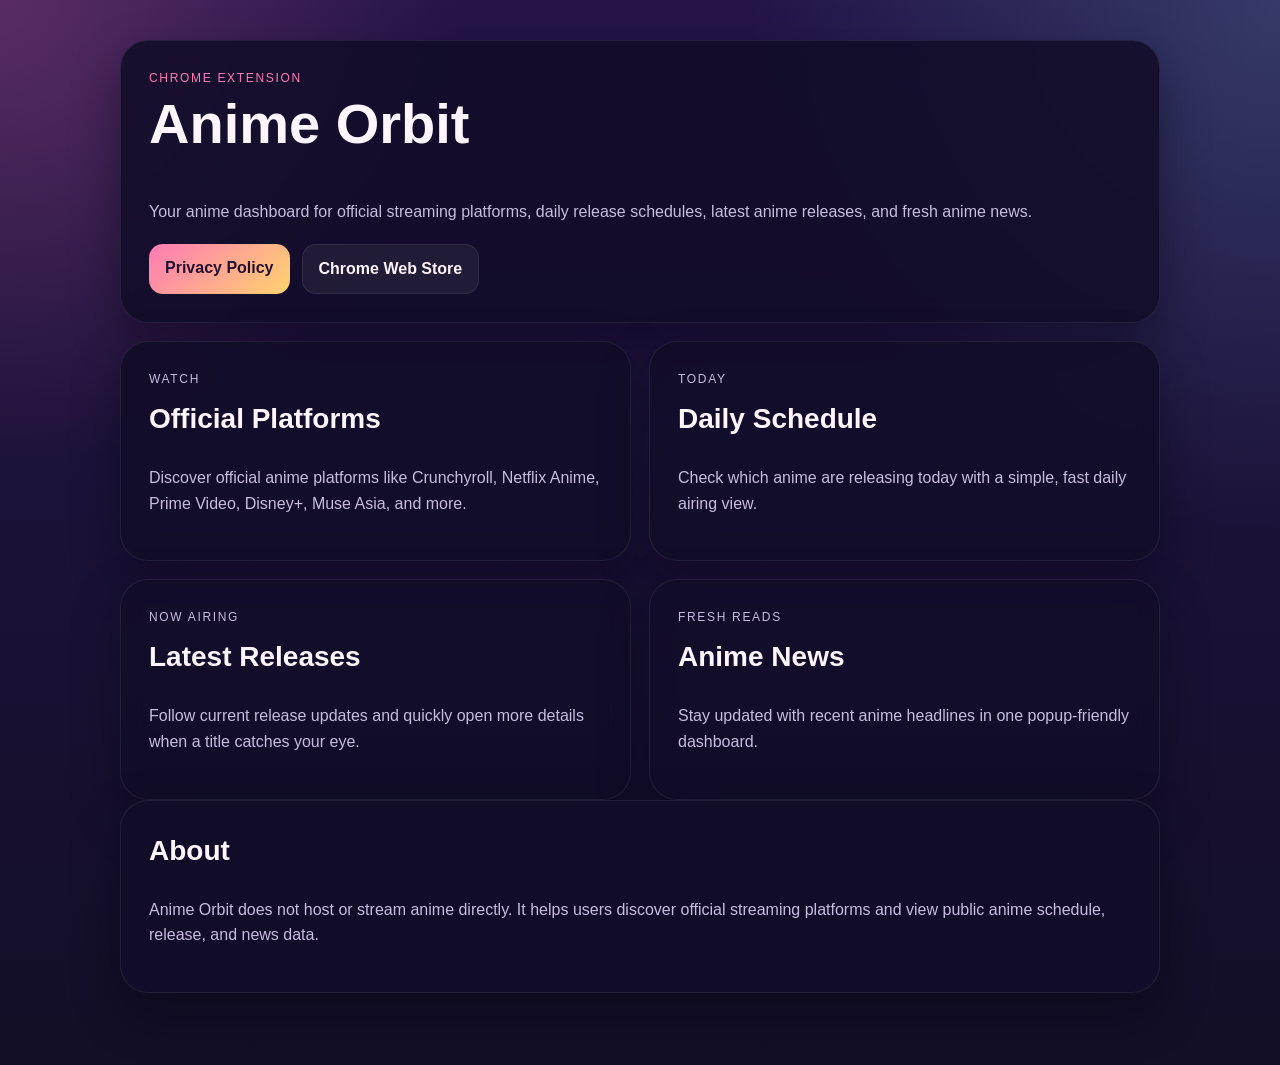
<file: index.html>
<!doctype html>
<html lang="en">
  <head>
    <meta charset="utf-8" />
    <meta name="viewport" content="width=device-width, initial-scale=1" />
    <title>Anime Orbit</title>
    <meta
      name="description"
      content="Anime Orbit is a Chrome extension for official anime platforms, daily airing schedules, latest releases, and anime news."
    />
    <link rel="stylesheet" href="styles.css" />
  </head>
  <body>
    <main class="page-shell">
      <section class="hero card">
        <p class="eyebrow">Chrome Extension</p>
        <h1>Anime Orbit</h1>
        <p class="lead">
          Your anime dashboard for official streaming platforms, daily release
          schedules, latest anime releases, and fresh anime news.
        </p>
        <div class="actions">
          <a class="button button-primary" href="privacy-policy.html">Privacy Policy</a>
          <a class="button button-secondary" href="https://chromewebstore.google.com/" target="_blank" rel="noreferrer">Chrome Web Store</a>
        </div>
      </section>

      <section class="grid">
        <article class="card feature-card">
          <p class="card-kicker">Watch</p>
          <h2>Official Platforms</h2>
          <p>
            Discover official anime platforms like Crunchyroll, Netflix Anime,
            Prime Video, Disney+, Muse Asia, and more.
          </p>
        </article>

        <article class="card feature-card">
          <p class="card-kicker">Today</p>
          <h2>Daily Schedule</h2>
          <p>
            Check which anime are releasing today with a simple, fast daily
            airing view.
          </p>
        </article>

        <article class="card feature-card">
          <p class="card-kicker">Now Airing</p>
          <h2>Latest Releases</h2>
          <p>
            Follow current release updates and quickly open more details when a
            title catches your eye.
          </p>
        </article>

        <article class="card feature-card">
          <p class="card-kicker">Fresh Reads</p>
          <h2>Anime News</h2>
          <p>
            Stay updated with recent anime headlines in one popup-friendly
            dashboard.
          </p>
        </article>
      </section>

      <section class="card footer-card">
        <h2>About</h2>
        <p>
          Anime Orbit does not host or stream anime directly. It helps users
          discover official streaming platforms and view public anime schedule,
          release, and news data.
        </p>
      </section>
    </main>
  </body>
</html>
</file>
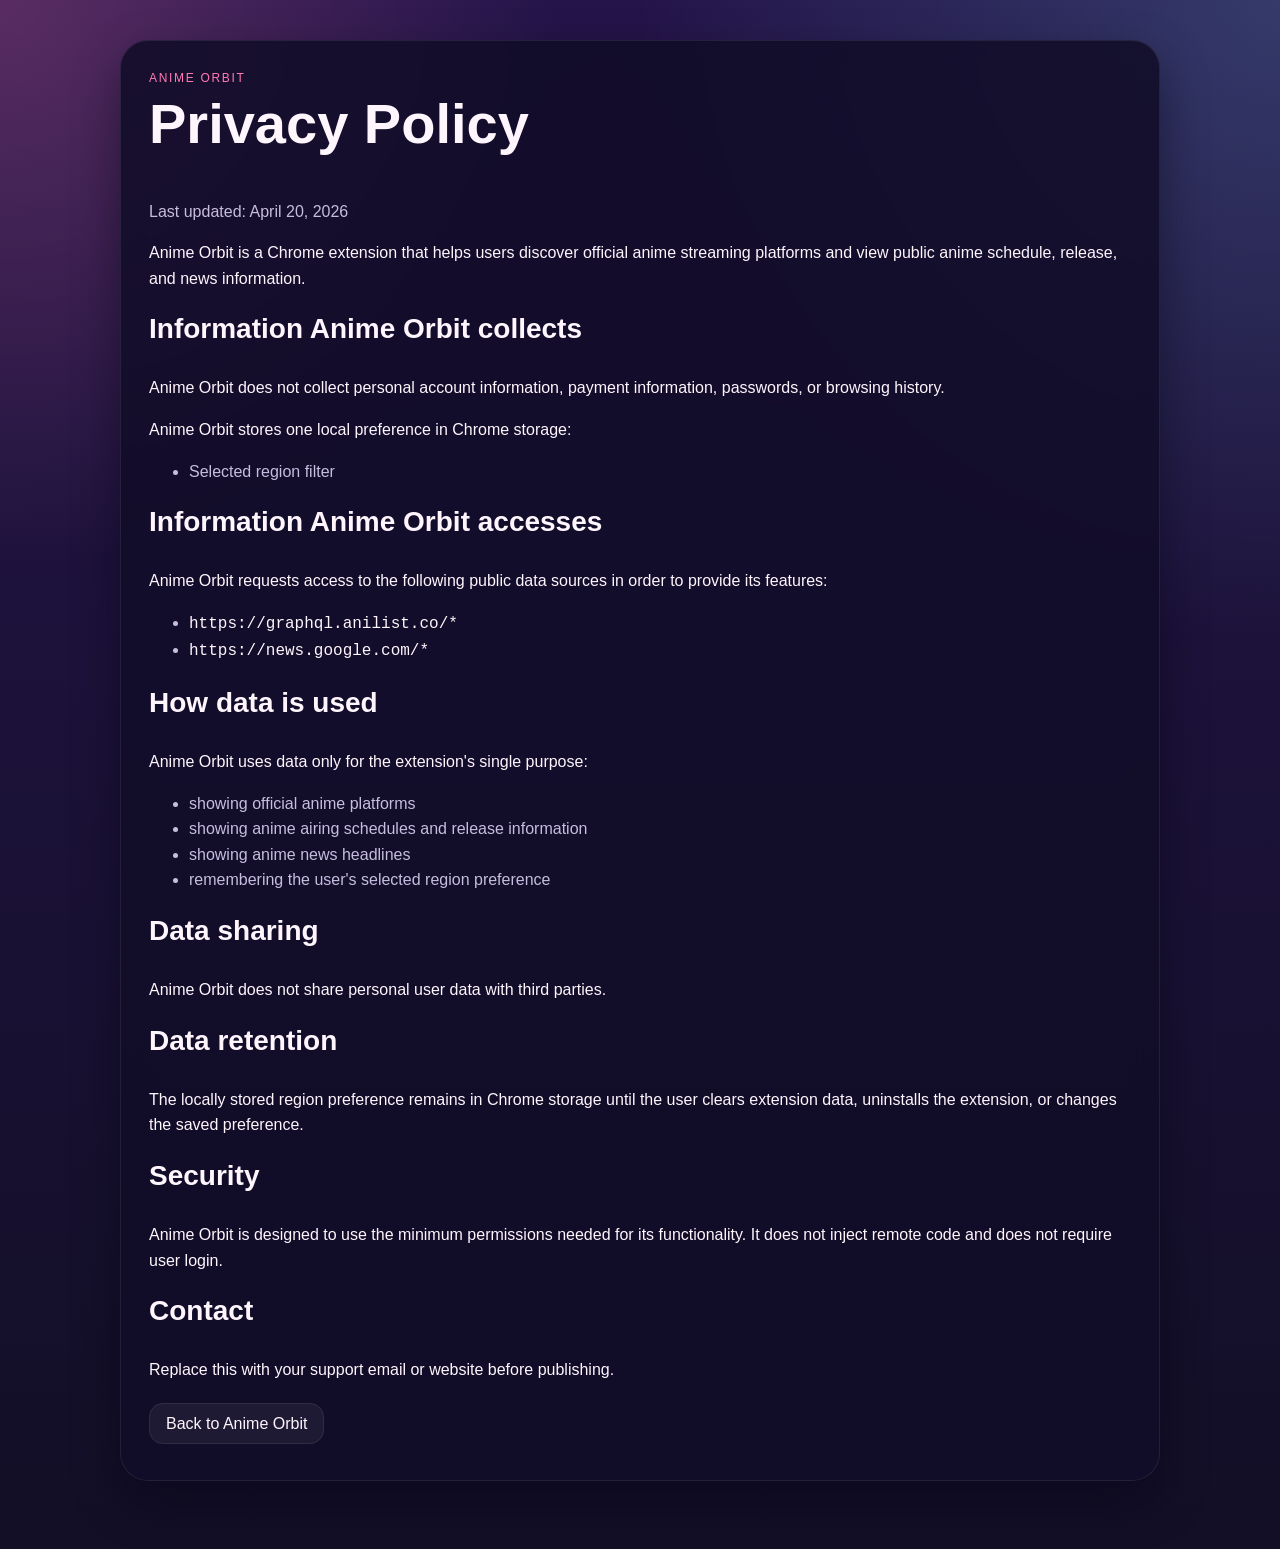
<file: privacy-policy.html>
<!doctype html>
<html lang="en">
  <head>
    <meta charset="utf-8" />
    <meta name="viewport" content="width=device-width, initial-scale=1" />
    <title>Anime Orbit Privacy Policy</title>
    <meta name="description" content="Privacy Policy for the Anime Orbit Chrome extension." />
    <link rel="stylesheet" href="styles.css" />
  </head>
  <body>
    <main class="page-shell">
      <section class="card">
        <p class="eyebrow">Anime Orbit</p>
        <h1>Privacy Policy</h1>
        <p class="muted">Last updated: April 20, 2026</p>

        <p>
          Anime Orbit is a Chrome extension that helps users discover official
          anime streaming platforms and view public anime schedule, release, and
          news information.
        </p>

        <h2>Information Anime Orbit collects</h2>
        <p>
          Anime Orbit does not collect personal account information, payment
          information, passwords, or browsing history.
        </p>
        <p>Anime Orbit stores one local preference in Chrome storage:</p>
        <ul>
          <li>Selected region filter</li>
        </ul>

        <h2>Information Anime Orbit accesses</h2>
        <p>
          Anime Orbit requests access to the following public data sources in
          order to provide its features:
        </p>
        <ul>
          <li><code>https://graphql.anilist.co/*</code></li>
          <li><code>https://news.google.com/*</code></li>
        </ul>

        <h2>How data is used</h2>
        <p>Anime Orbit uses data only for the extension's single purpose:</p>
        <ul>
          <li>showing official anime platforms</li>
          <li>showing anime airing schedules and release information</li>
          <li>showing anime news headlines</li>
          <li>remembering the user's selected region preference</li>
        </ul>

        <h2>Data sharing</h2>
        <p>Anime Orbit does not share personal user data with third parties.</p>

        <h2>Data retention</h2>
        <p>
          The locally stored region preference remains in Chrome storage until
          the user clears extension data, uninstalls the extension, or changes
          the saved preference.
        </p>

        <h2>Security</h2>
        <p>
          Anime Orbit is designed to use the minimum permissions needed for its
          functionality. It does not inject remote code and does not require
          user login.
        </p>

        <h2>Contact</h2>
        <p>
          Replace this with your support email or website before publishing.
        </p>

        <p class="back-link"><a href="index.html">Back to Anime Orbit</a></p>
      </section>
    </main>
  </body>
</html>
</file>
<file: styles.css>
:root {
  color-scheme: dark;
  --bg: #120f26;
  --panel: rgba(18, 13, 40, 0.88);
  --text: #fff5fd;
  --muted: #c7bedf;
  --accent: #ff7ab6;
  --accent-2: #7ee7ff;
  --accent-3: #ffd36d;
  --line: rgba(255, 255, 255, 0.08);
}

* {
  box-sizing: border-box;
}

body {
  margin: 0;
  min-height: 100vh;
  font: 16px/1.6 "Trebuchet MS", "Avenir Next", sans-serif;
  color: var(--text);
  background:
    radial-gradient(circle at top left, rgba(255, 122, 182, 0.24), transparent 28%),
    radial-gradient(circle at top right, rgba(126, 231, 255, 0.18), transparent 32%),
    linear-gradient(180deg, #241449 0%, var(--bg) 100%);
}

.page-shell {
  max-width: 1080px;
  margin: 0 auto;
  padding: 40px 20px 72px;
}

.grid {
  display: grid;
  grid-template-columns: repeat(2, minmax(0, 1fr));
  gap: 18px;
  margin-top: 18px;
}

.card {
  border: 1px solid var(--line);
  background: var(--panel);
  backdrop-filter: blur(12px);
  border-radius: 28px;
  padding: 28px;
  box-shadow: 0 20px 48px rgba(5, 3, 16, 0.4);
}

.hero {
  overflow: hidden;
}

.eyebrow,
.card-kicker {
  margin: 0 0 8px;
  text-transform: uppercase;
  letter-spacing: 0.14em;
  font-size: 12px;
  color: var(--accent);
}

h1,
h2,
p,
ul {
  margin-top: 0;
}

h1 {
  font-size: 56px;
  line-height: 1;
}

h2 {
  font-size: 28px;
}

.lead,
.muted,
.feature-card p,
.footer-card p,
li {
  color: var(--muted);
}

.actions {
  display: flex;
  gap: 12px;
  flex-wrap: wrap;
  margin-top: 20px;
}

.button,
.back-link a {
  text-decoration: none;
  border-radius: 14px;
}

.button {
  padding: 11px 16px;
  font-weight: 700;
}

.button-primary {
  background: linear-gradient(135deg, var(--accent), var(--accent-3));
  color: #221130;
}

.button-secondary,
.back-link a {
  background: rgba(255, 255, 255, 0.06);
  color: var(--text);
  border: 1px solid var(--line);
  padding: 11px 16px;
}

code {
  color: var(--text);
}

.back-link {
  margin-top: 28px;
}

@media (max-width: 760px) {
  .grid {
    grid-template-columns: 1fr;
  }

  h1 {
    font-size: 42px;
  }
}
</file>
